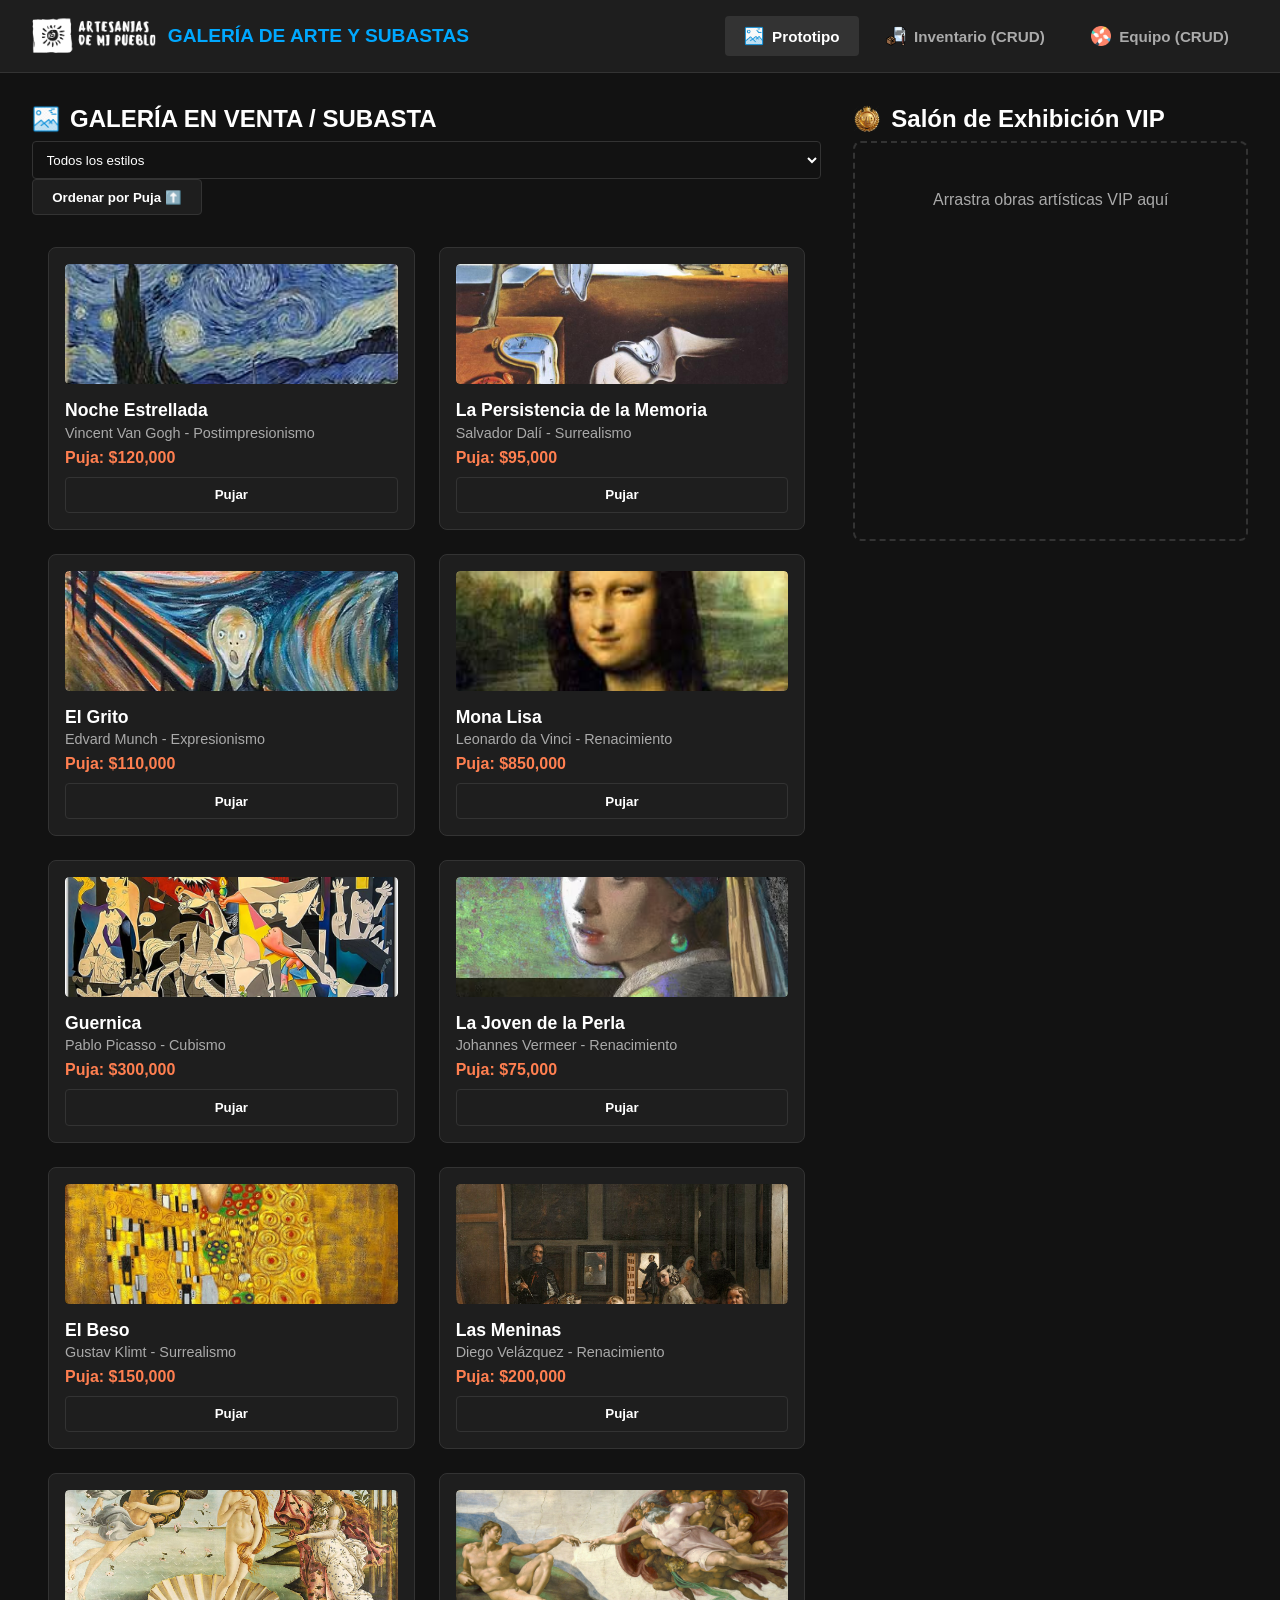
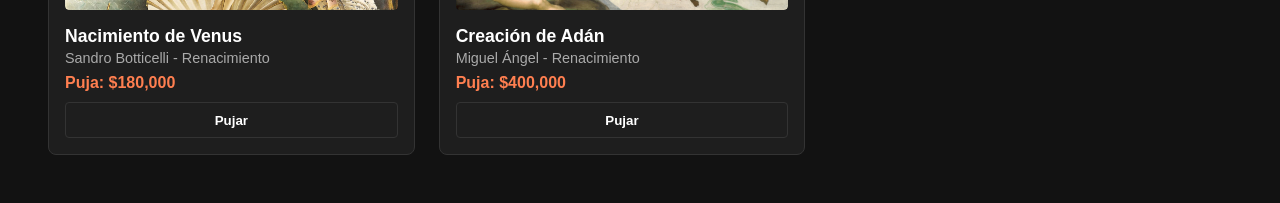
<file: index.html>
<!DOCTYPE html>
<html lang="es">
<head>
    <meta charset="UTF-8">
    <meta name="viewport" content="width=device-width, initial-scale=1.0">
    <title>Galería de Arte y Subastas</title>
    <link rel="stylesheet" href="css/estilos.css">
</head>
<body>
    <header class="navbar">
        <div class="logo">
            <img src="img/logo.png" alt="Logo" class="logo-img">
            <span>GALERÍA DE ARTE Y SUBASTAS</span>
        </div>
        <nav class="nav-links">
            <a href="index.html" class="nav-item active">
                <img src="img/icon/nav_prototipo.png" alt="" class="nav-icon">
                <span>Prototipo</span>
            </a>
            <a href="crud.html" class="nav-item">
                <img src="img/icon/nav_inventario.png" alt="" class="nav-icon">
                <span>Inventario (CRUD)</span>
            </a>
            <a href="integrantes.html" class="nav-item">
                <img src="img/icon/nav_equipo.png" alt="" class="nav-icon">
                <span>Equipo (CRUD)</span>
            </a>
        </nav>
    </header>

    <main class="dashboard-grid">
        <section class="gallery-section">
            <div class="section-header">
                <div class="title-with-icon">
                    <img src="img/icon/icon_galeria.png" alt="" class="title-icon">
                    <h2>GALERÍA EN VENTA / SUBASTA</h2>
                </div>
                <div class="controls">
                    <select id="filtroEstilo" onchange="filtrarYOrdenar()">
                        <option value="Todos">Todos los estilos</option>
                        <option value="Postimpresionismo">Postimpresionismo</option>
                        <option value="Surrealismo">Surrealismo</option>
                        <option value="Expresionismo">Expresionismo</option>
                        <option value="Renacimiento">Renacimiento</option>
                        <option value="Cubismo">Cubismo</option>
                    </select>
                    <button onclick="ordenarPorValor()" class="btn-secondary">Ordenar por Puja ⬆️</button>
                </div>
            </div>
            <div id="galeriaContenedor" class="cards-grid">
                </div>
        </section>

        <section class="vip-section">
            <div class="title-with-icon">
                <img src="img/icon/icon_vip.png" alt="" class="title-icon">
                <h2>Salón de Exhibición VIP</h2>
            </div>
            <div id="zonaVIP" class="drop-zone">
                <p>Arrastra obras artísticas VIP aquí</p>
                </div>
        </section>
    </main>

    <dialog id="modalPuja" class="modal">
        <form method="dialog" id="formPuja">
            <h3>Registrar Oferta Económica</h3>
            <p id="obraTituloPuja"></p>
            <p>Puja actual: <strong id="pujaActualTexto"></strong></p>
            <div class="form-group">
                <label>Nueva Puja ($):</label>
                <input type="number" id="nuevaPuja" required min="0">
            </div>
            <div class="modal-actions">
                <button type="button" class="btn-danger" onclick="cerrarModalPuja()">Cancelar</button>
                <button type="submit" class="btn-primary">Confirmar Oferta</button>
            </div>
        </form>
    </dialog>

    <div id="toast" class="toast"></div>
    <script src="js/principal.js"></script>
</body>
</html>
</file>
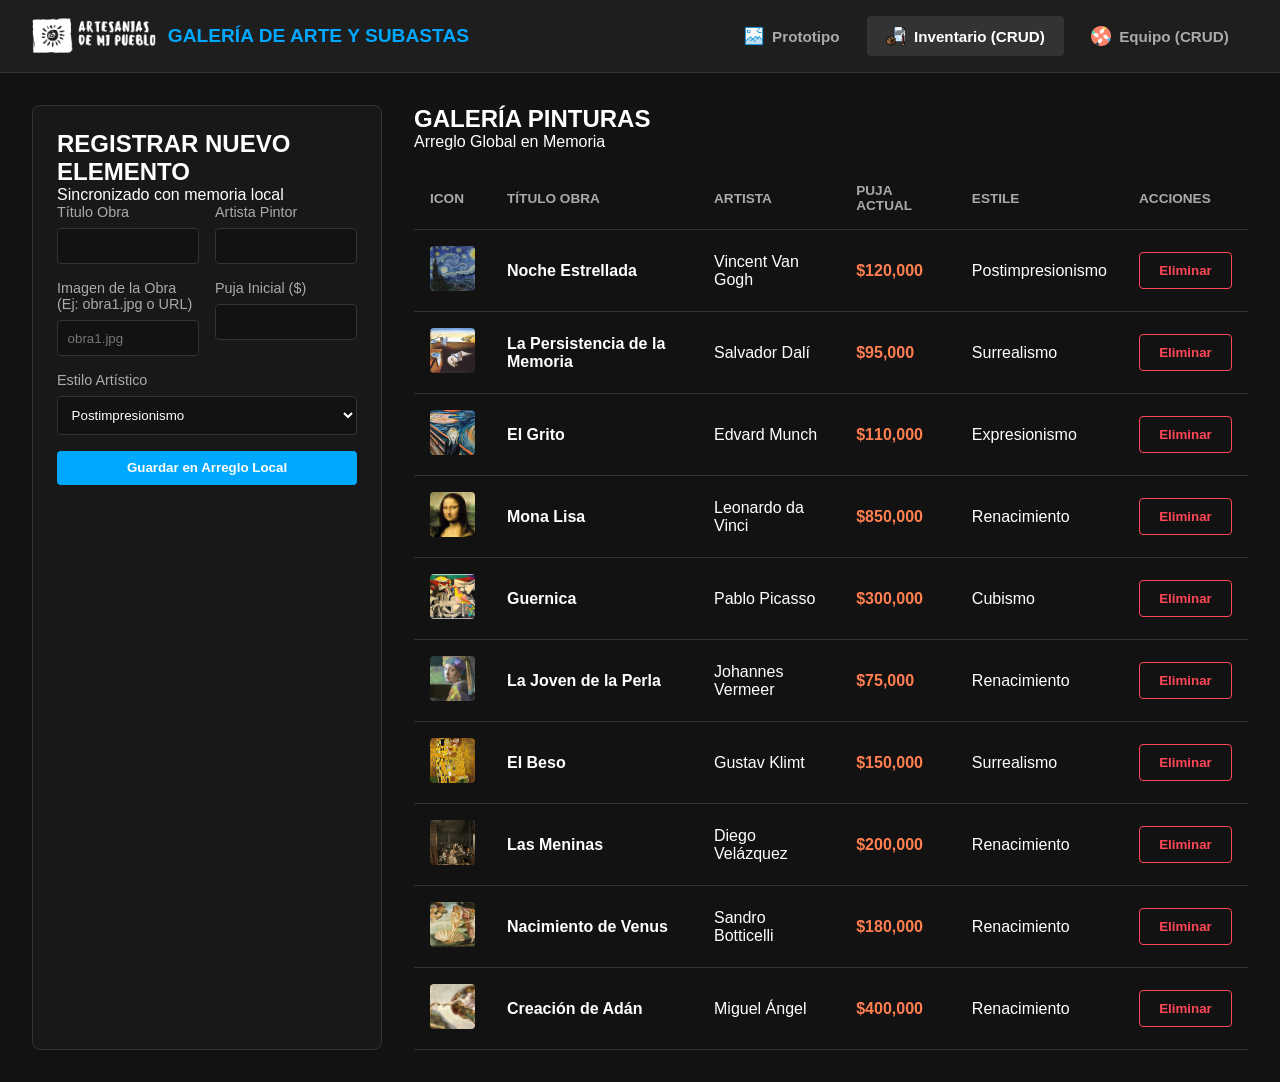
<file: crud.html>
<!DOCTYPE html>
<html lang="es">
<head>
    <meta charset="UTF-8">
    <meta name="viewport" content="width=device-width, initial-scale=1.0">
    <title>Inventario - Galería</title>
    <link rel="stylesheet" href="css/estilos.css">
</head>
<body>
    <header class="navbar">
        <div class="logo">
            <img src="img/logo.png" alt="Logo" class="logo-img">
            <span>GALERÍA DE ARTE Y SUBASTAS</span>
        </div>
        <nav class="nav-links">
            <a href="index.html" class="nav-item">
                <img src="img/icon/nav_prototipo.png" alt="" class="nav-icon">
                <span>Prototipo</span>
            </a>
            <a href="crud.html" class="nav-item active">
                <img src="img/icon/nav_inventario.png" alt="" class="nav-icon">
                <span>Inventario (CRUD)</span>
            </a>
            <a href="integrantes.html" class="nav-item">
                <img src="img/icon/nav_equipo.png" alt="" class="nav-icon">
                <span>Equipo (CRUD)</span>
            </a>
        </nav>
    </header>

    <main class="crud-layout">
        <aside class="crud-form">
            <h2>REGISTRAR NUEVO ELEMENTO</h2>
            <p class="subtitle">Sincronizado con memoria local</p>
            <form id="formObra">
                <div class="form-row">
                    <div class="form-group">
                        <label>Título Obra</label>
                        <input type="text" id="titulo" required>
                    </div>
                    <div class="form-group">
                        <label>Artista Pintor</label>
                        <input type="text" id="artista" required>
                    </div>
                </div>
                <div class="form-row">
                    <div class="form-group">
                        <label>Imagen de la Obra (Ej: obra1.jpg o URL)</label>
                        <input type="text" id="icono" required placeholder="obra1.jpg">
                    </div>
                    <div class="form-group">
                        <label>Puja Inicial ($)</label>
                        <input type="number" id="puja" required min="1">
                    </div>
                </div>
                <div class="form-group">
                    <label>Estilo Artístico</label>
                    <select id="estilo">
                        <option value="Postimpresionismo">Postimpresionismo</option>
                        <option value="Surrealismo">Surrealismo</option>
                        <option value="Expresionismo">Expresionismo</option>
                        <option value="Renacimiento">Renacimiento</option>
                        <option value="Cubismo">Cubismo</option>
                    </select>
                </div>
                <button type="submit" class="btn-primary w-100">Guardar en Arreglo Local</button>
            </form>
        </aside>

        <section class="crud-table-container">
            <div class="section-header">
                <h2>GALERÍA PINTURAS</h2>
                <span class="subtitle">Arreglo Global en Memoria</span>
            </div>
            <table class="data-table">
                <thead>
                    <tr>
                        <th>ICON</th>
                        <th>TÍTULO OBRA</th>
                        <th>ARTISTA</th>
                        <th>PUJA ACTUAL</th>
                        <th>ESTILE</th>
                        <th>ACCIONES</th>
                    </tr>
                </thead>
                <tbody id="tablaObras">
                    </tbody>
            </table>
        </section>
    </main>

    <div id="toast" class="toast"></div>
    <script src="js/principal.js"></script>
</body>
</html>
</file>
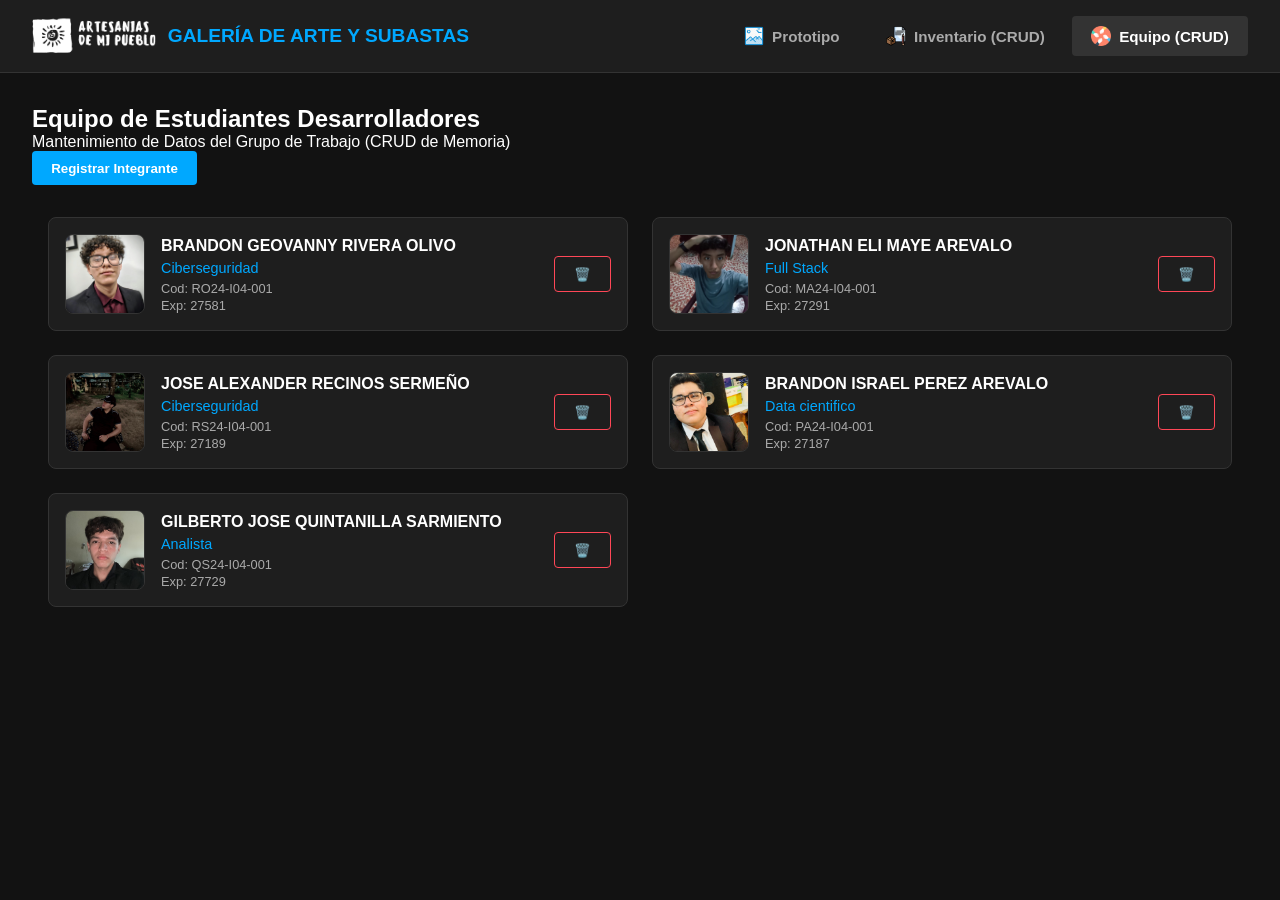
<file: integrantes.html>
<!DOCTYPE html>
<html lang="es">
<head>
    <meta charset="UTF-8">
    <meta name="viewport" content="width=device-width, initial-scale=1.0">
    <title>Equipo - Galería</title>
    <link rel="stylesheet" href="css/estilos.css">
</head>
<body>
    <header class="navbar">
        <div class="logo">
            <img src="img/logo.png" alt="Logo" class="logo-img">
            <span>GALERÍA DE ARTE Y SUBASTAS</span>
        </div>
        <nav class="nav-links">
            <a href="index.html" class="nav-item">
                <img src="img/icon/nav_prototipo.png" alt="" class="nav-icon">
                <span>Prototipo</span>
            </a>
            <a href="crud.html" class="nav-item">
                <img src="img/icon/nav_inventario.png" alt="" class="nav-icon">
                <span>Inventario (CRUD)</span>
            </a>
            <a href="integrantes.html" class="nav-item active">
                <img src="img/icon/nav_equipo.png" alt="" class="nav-icon">
                <span>Equipo (CRUD)</span>
            </a>
        </nav>
    </header>

    <main class="team-layout">
        <div class="section-header">
            <div>
                <h2>Equipo de Estudiantes Desarrolladores</h2>
                <p class="subtitle">Mantenimiento de Datos del Grupo de Trabajo (CRUD de Memoria)</p>
            </div>
            <button class="btn-primary" onclick="abrirModalIntegrante()">Registrar Integrante</button>
        </div>

        <div id="gridIntegrantes" class="cards-grid">
            </div>
    </main>

    <dialog id="modalIntegrante" class="modal">
        <form method="dialog" id="formIntegrante">
            <h3 id="modalIntTitulo">Nuevo Integrante</h3>
            <div class="form-group">
                <label>Nombre Completo</label>
                <input type="text" id="intNombre" required>
            </div>
            <div class="form-group">
                <label>Rol / Especialidad</label>
                <input type="text" id="intRol" required>
            </div>
            <div class="form-group">
                <label>Código de Estudiante</label>
                <input type="text" id="intCodigo" required placeholder="Ej: USO-27291">
            </div>
            <div class="form-group">
                <label>Número de Expediente</label>
                <input type="text" id="intExpediente" required placeholder="Ej: 27291">
            </div>
            <div class="form-group">
                <label>Imagen (Ej: integrante1.jpg o ruta completa)</label>
                <input type="text" id="intImagen" placeholder="integrante1.jpg" required>
            </div>
            <div class="modal-actions">
                <button type="button" class="btn-danger" onclick="cerrarModalIntegrante()">Cancelar</button>
                <button type="submit" class="btn-primary">Guardar</button>
            </div>
        </form>
    </dialog>

    <div id="toast" class="toast"></div>
    <script src="js/principal.js"></script>
</body>
</html>
</file>
<file: css/estilos.css>
/* ==========================================
   VARIABLES Y BASE
   ========================================== */
:root {
    --bg-dark: #121212;
    --bg-card: #1e1e1e;
    --bg-panel: #181818;
    --primary: #00a8ff;
    --text-main: #ffffff;
    --text-muted: #aaaaaa;
    --accent-orange: #ff7f50;
    --danger: #ff4757;
    --border-color: #333;
    --success: #2ed573;
}

* {
    margin: 0;
    padding: 0;
    box-sizing: border-box;
    font-family: 'Segoe UI', Tahoma, Geneva, Verdana, sans-serif;
}

body {
    background-color: var(--bg-dark);
    color: var(--text-main);
}

/* ==========================================
   NAVEGACIÓN Y LOGOS
   ========================================== */
.navbar {
    display: flex;
    justify-content: space-between;
    align-items: center;
    padding: 1rem 2rem;
    background-color: var(--bg-card);
    border-bottom: 1px solid var(--border-color);
}

.logo {
    display: flex;
    align-items: center;
    gap: 12px;
    font-weight: bold;
    color: var(--primary);
    font-size: 1.2rem;
}

.logo-img {
    height: 40px; 
    width: auto;
    object-fit: contain;
    border-radius: 4px; 
}

.nav-links {
    display: flex;
    gap: 8px;
}

.nav-item {
    display: flex;
    align-items: center;
    gap: 8px;
    color: var(--text-muted);
    text-decoration: none;
    padding: 0.6rem 1.2rem;
    border-radius: 4px;
    transition: 0.3s;
    font-weight: 600;
    font-size: 0.95rem;
}

.nav-item.active, .nav-item:hover {
    background-color: var(--border-color);
    color: var(--text-main);
}

.nav-icon {
    height: 20px;
    width: 20px;
    object-fit: contain;
}

/* Alineación de iconos en las cabeceras de sección */
.title-with-icon {
    display: flex;
    align-items: center;
    gap: 10px;
    margin-bottom: 0.5rem;
}

.title-icon {
    height: 28px;
    width: 28px;
    object-fit: contain;
}

/* ==========================================
   LAYOUT PRINCIPAL Y TARJETAS
   ========================================== */
.dashboard-grid {
    display: grid;
    grid-template-columns: 2fr 1fr;
    gap: 2rem;
    padding: 2rem;
}

.cards-grid {
    display: flex;
    flex-wrap: wrap;
    gap: 1.5rem;
    margin-top: 1rem;
    padding: 1rem;
}

.card {
    background-color: var(--bg-card);
    border: 1px solid var(--border-color);
    border-radius: 8px;
    padding: 1rem;
    width: calc(50% - 0.75rem);
    cursor: grab;
    transition: transform 0.2s;
}

.card:active { cursor: grabbing; }
.card:hover { border-color: var(--primary); transform: translateY(-2px); }

.card-img-placeholder {
    height: 120px;
    background-color: #000;
    border-radius: 4px;
    display: flex;
    justify-content: center;
    align-items: center;
    font-size: 3rem;
    margin-bottom: 1rem;
}

.card-title { font-size: 1.1rem; margin-bottom: 0.2rem; }
.card-subtitle { color: var(--text-muted); font-size: 0.9rem; margin-bottom: 0.5rem; }
.card-price { color: var(--accent-orange); font-weight: bold; }

/* ==========================================
   ZONA VIP (DRAG & DROP)
   ========================================== */
.drop-zone {
    border: 2px dashed var(--border-color);
    border-radius: 8px;
    min-height: 400px;
    display: flex;
    flex-direction: column;
    align-items: center;
    padding: 1rem;
    gap: 1rem;
}

.drop-zone p { color: var(--text-muted); margin-top: 2rem; }
.drop-zone.dragover { border-color: var(--primary); background-color: rgba(0, 168, 255, 0.05); }

/* ==========================================
   CRUD Y FORMULARIOS
   ========================================== */
.crud-layout, .team-layout {
    padding: 2rem;
}

.crud-layout {
    display: grid;
    grid-template-columns: 350px 1fr;
    gap: 2rem;
}

.crud-form {
    background-color: var(--bg-panel);
    padding: 1.5rem;
    border-radius: 8px;
    border: 1px solid var(--border-color);
}

.form-group { margin-bottom: 1rem; }
.form-row { display: flex; gap: 1rem; }
.form-row .form-group { flex: 1; }

label {
    display: block;
    margin-bottom: 0.5rem;
    color: var(--text-muted);
    font-size: 0.9rem;
}

input, select {
    width: 100%;
    padding: 0.6rem;
    background-color: var(--bg-dark);
    border: 1px solid var(--border-color);
    color: white;
    border-radius: 4px;
}

input:focus, select:focus {
    outline: none;
    border-color: var(--primary);
}

/* ==========================================
   TABLAS Y BOTONES
   ========================================== */
.data-table {
    width: 100%;
    border-collapse: collapse;
    margin-top: 1rem;
}

.data-table th, .data-table td {
    padding: 1rem;
    text-align: left;
    border-bottom: 1px solid var(--border-color);
}

.data-table th { color: var(--text-muted); font-size: 0.85rem; }

button {
    padding: 0.6rem 1.2rem;
    border: none;
    border-radius: 4px;
    cursor: pointer;
    font-weight: bold;
    transition: 0.3s;
}

.btn-primary { background-color: var(--primary); color: white; }
.btn-primary:hover { background-color: #008be6; }
.btn-secondary { background-color: var(--bg-card); color: white; border: 1px solid var(--border-color); }
.btn-danger { background-color: transparent; color: var(--danger); border: 1px solid var(--danger); }
.btn-danger:hover { background-color: rgba(255, 71, 87, 0.1); }
.w-100 { width: 100%; }

/* ==========================================
   MODALES Y TOASTS
   ========================================== */
.modal {
    margin: auto;
    padding: 2rem;
    background-color: var(--bg-panel);
    color: white;
    border: 1px solid var(--border-color);
    border-radius: 8px;
    width: 400px;
}
.modal::backdrop { background-color: rgba(0, 0, 0, 0.7); }
.modal-actions { display: flex; justify-content: flex-end; gap: 1rem; margin-top: 1.5rem; }

.toast {
    position: fixed;
    bottom: 20px;
    right: 20px;
    padding: 1rem 2rem;
    border-radius: 4px;
    color: white;
    opacity: 0;
    transition: opacity 0.3s;
    pointer-events: none;
}
.toast.success { background-color: var(--success); opacity: 1; }
.toast.error { background-color: var(--danger); opacity: 1; }
</file>
